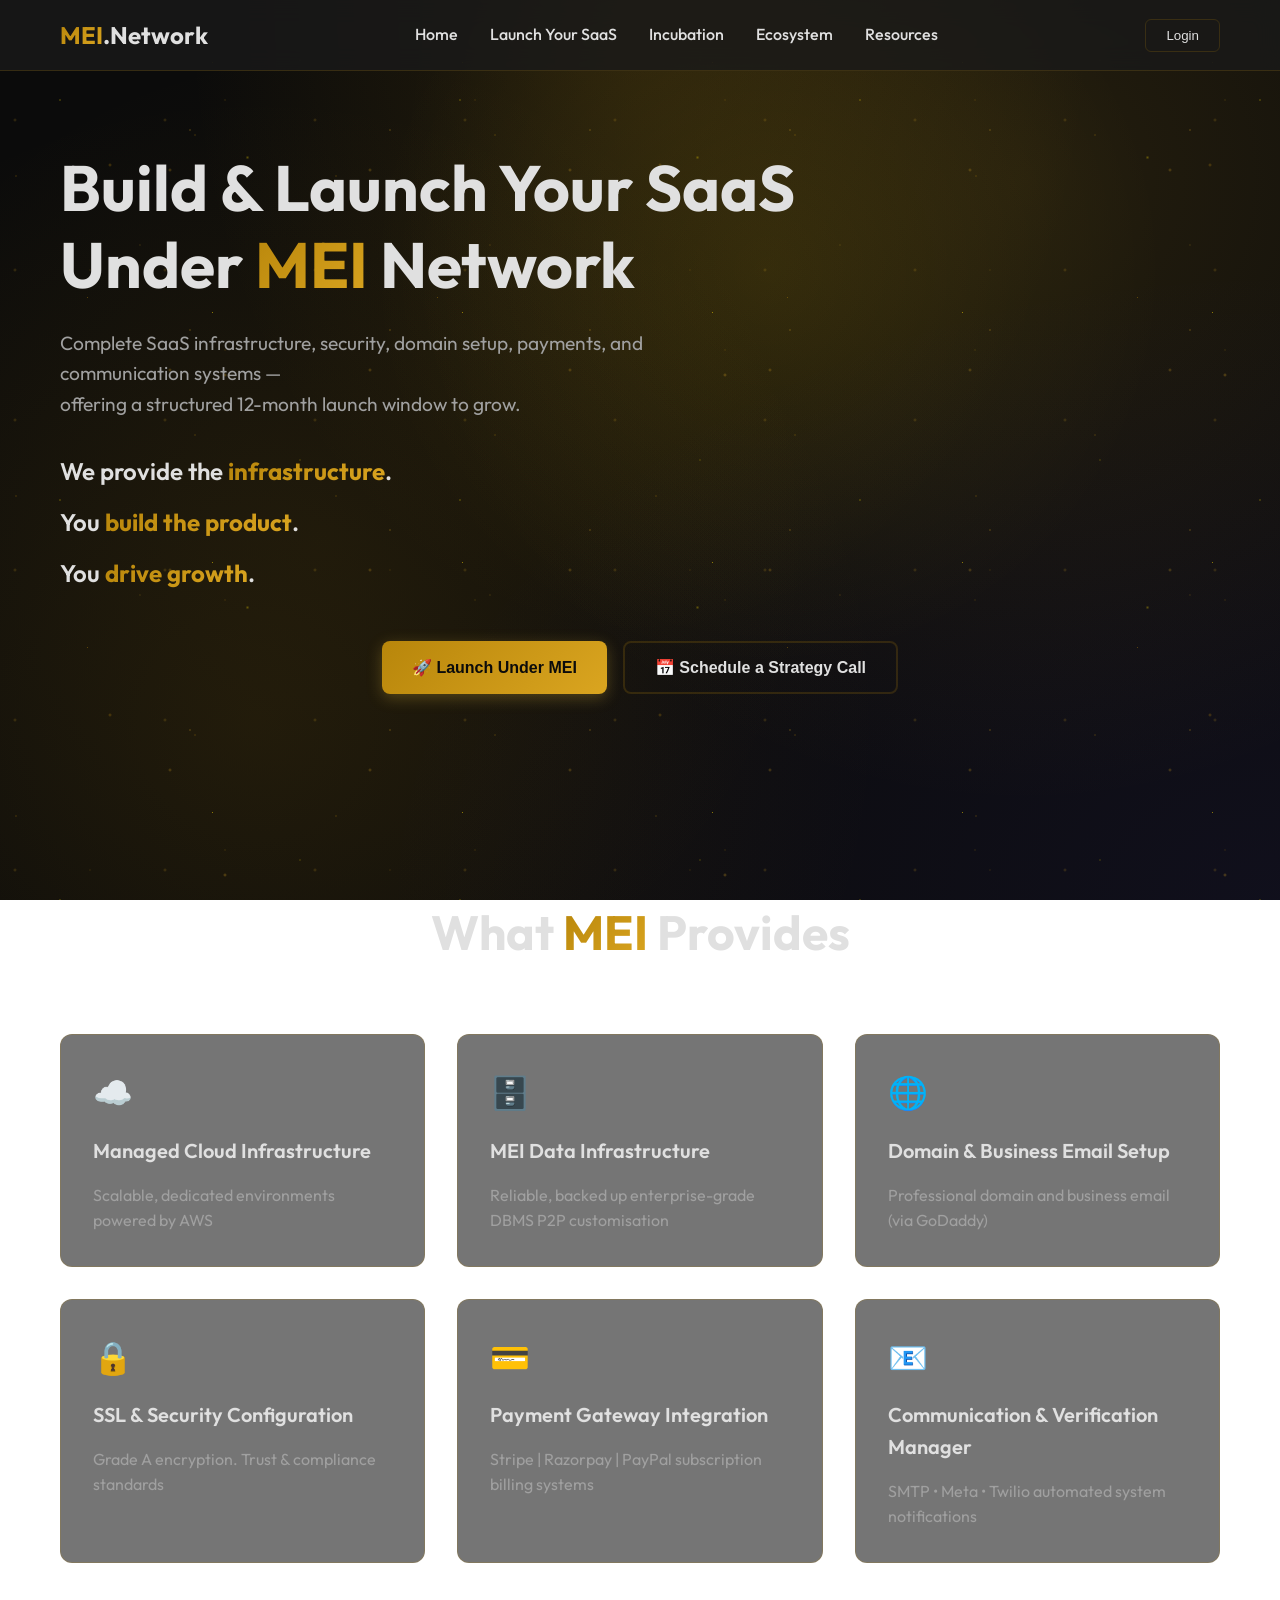
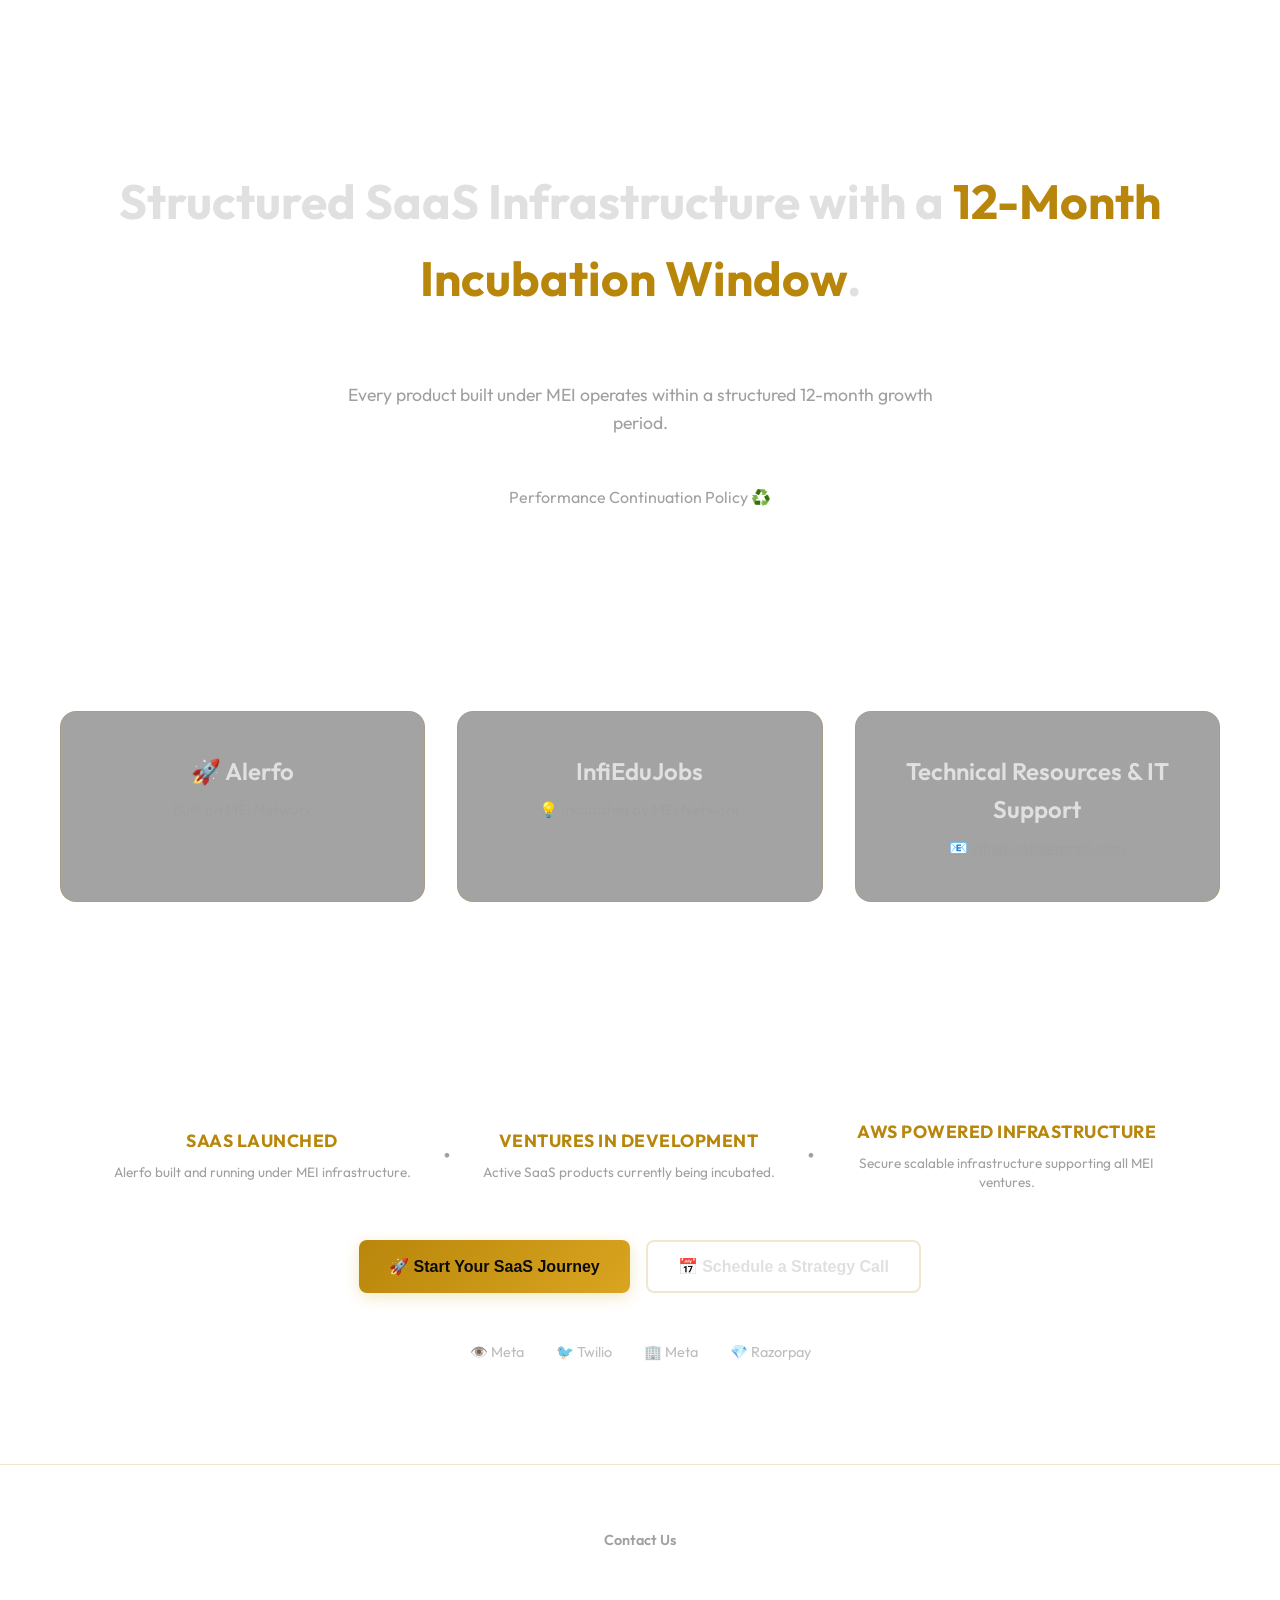
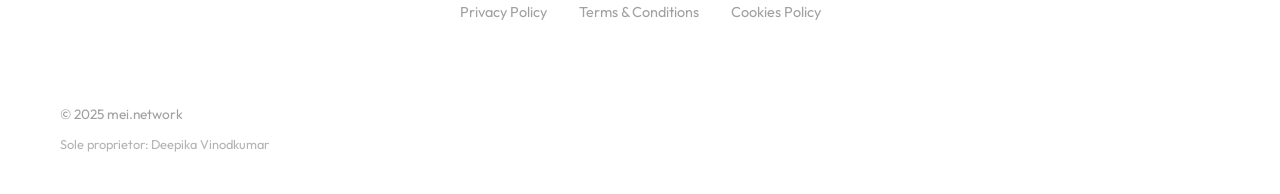
<file: html/index.html>
<!DOCTYPE html>
<html lang="en">

<head>
    <meta charset="UTF-8">
    <meta name="viewport" content="width=device-width, initial-scale=1.0">
    <title>MEI Network - Build & Launch Your SaaS</title>
    <link rel="stylesheet" href="../css/style.css">
    <link rel="preconnect" href="https://fonts.googleapis.com">
    <link rel="preconnect" href="https://fonts.gstatic.com" crossorigin>
</head>
<link
    href="https://fonts.googleapis.com/css2?family=Outfit:wght@300;400;500;600;700&family=Space+Grotesk:wght@300;400;500;600;700&display=swap"
    rel="stylesheet">

<body>
    <!-- Cosmic Background -->
    <div class="cosmic-background"></div>

    <!-- Navigation -->
    <nav class="navbar">
        <div class="nav-container">
            <div class="nav-logo">
                <span class="logo-text">MEI</span><span class="logo-network">.Network</span>
            </div>
            <ul class="nav-menu">
                <li><a href="#home">Home</a></li>
                <li><a href="#launch">Launch Your SaaS</a></li>
                <li><a href="#incubation">Incubation</a></li>
                <li><a href="#ecosystem">Ecosystem</a></li>
                <li><a href="#resources">Resources</a></li>
            </ul>
            <button class="login-btn">Login</button>
        </div>
    </nav>

    <!-- Hero Section -->
    <section class="hero">
        <div class="container">
            <h1 class="hero-title">
                Build & Launch Your SaaS<br>
                Under <span class="mei-highlight">MEI</span> Network
            </h1>
            <p class="hero-subtitle">
                Complete SaaS infrastructure, security, domain setup, payments, and communication systems —<br>
                offering a structured 12-month launch window to grow.
            </p>
            <div class="hero-text">
                <h3 class="hero-line">We provide the <strong>infrastructure</strong>.</h3>
                <h3 class="hero-line">You <strong>build the product</strong>.</h3>
                <h3 class="hero-line">You <strong>drive growth</strong>.</h3>
            </div>
            <div class="hero-cta">
                <button class="cta-primary">🚀 Launch Under MEI</button>
                <button class="cta-secondary">📅 Schedule a Strategy Call</button>
            </div>
        </div>
    </section>

    <!-- Features Section -->
    <section class="features">
        <div class="container">
            <h2 class="section-title">What <span class="mei-highlight">MEI</span> Provides</h2>
            <div class="features-grid">
                <div class="feature-card">
                    <div class="feature-icon">☁️</div>
                    <h3>Managed Cloud Infrastructure</h3>
                    <p>Scalable, dedicated environments powered by AWS</p>
                </div>
                <div class="feature-card">
                    <div class="feature-icon">🗄️</div>
                    <h3>MEI Data Infrastructure</h3>
                    <p>Reliable, backed up enterprise-grade DBMS P2P customisation</p>
                </div>
                <div class="feature-card">
                    <div class="feature-icon">🌐</div>
                    <h3>Domain & Business Email Setup</h3>
                    <p>Professional domain and business email (via GoDaddy)</p>
                </div>
                <div class="feature-card">
                    <div class="feature-icon">🔒</div>
                    <h3>SSL & Security Configuration</h3>
                    <p>Grade A encryption. Trust & compliance standards</p>
                </div>
                <div class="feature-card">
                    <div class="feature-icon">💳</div>
                    <h3>Payment Gateway Integration</h3>
                    <p>Stripe | Razorpay | PayPal subscription billing systems</p>
                </div>
                <div class="feature-card">
                    <div class="feature-icon">📧</div>
                    <h3>Communication & Verification Manager</h3>
                    <p>SMTP • Meta • Twilio automated system notifications</p>
                </div>
            </div>
        </div>
    </section>

    <!-- Launch Window Section -->
    <section class="launch-window">
        <div class="container">
            <h2 class="section-title">Structured SaaS Infrastructure with a <span class="highlight-text">12-Month
                    Incubation Window</span>.</h2>
            <p class="section-subtitle">Every product built under MEI operates within a structured 12-month growth
                period.</p>
            <!-- <div class="process-flow">
                <span class="process-item">We provide the infrastructure.</span>
                <span class="divider">|</span>
                <span class="process-item">You build the product.</span>
                <span class="divider">|</span>
                <span class="process-item">You drive growth.</span>
            </div> -->
            <div class="performance-note">
                <p>Performance Continuation Policy ♻️</p>
            </div>
        </div>
    </section>

    <!-- Product Showcase -->
    <section class="showcase">
        <div class="container">
            <div class="showcase-grid">
                <div class="showcase-card">
                    <div class="card-header">
                        <h3>🚀 Alerfo</h3>
                        <p class="card-subtitle">Built on MEI Network</p>
                    </div>
                </div>
                <div class="showcase-card">
                    <div class="card-header">
                        <h3>InfiEduJobs</h3>
                        <p class="card-subtitle">💡 Incubated by MEI Network</p>
                    </div>
                </div>
                <div class="showcase-card"
                    data-tooltip="Access developers, IT specialists and support resources for your SaaS product through our partner talent network.">
                    <div class="card-header">
                        <h3>Technical Resources & IT Support</h3>
                        <p class="card-subtitle">
                            <a href="mailto:infiedujobs@gmail.com">📧 infiedujobs@gmail.com</a>
                        </p>
                    </div>
                </div>
            </div>
        </div>
    </section>

    <!-- Final CTA Section -->
    <section class="final-cta">
        <div class="container">
            <!-- <h2 class="section-title">
                Structured SaaS Infrastructure with a <span class="highlight-text">12-Month Incubation Window</span>.
            </h2> -->
            <div class="stats">
                <div class="stat-item">
                    <span class="stat-number">SaaS Launched</span>
                    <span class="stat-label">Alerfo built and running under MEI infrastructure.</span>
                </div>
                <span class="stat-divider">•</span>
                <div class="stat-item">
                    <span class="stat-number">Ventures in Development</span>
                    <span class="stat-label">Active SaaS products currently being incubated.</span>
                </div>
                <span class="stat-divider">•</span>
                <div class="stat-item">
                    <span class="stat-number">AWS Powered Infrastructure</span>
                    <span class="stat-label">Secure scalable infrastructure supporting all MEI ventures.</span>
                </div>
            </div>
            <div class="cta-buttons">
                <button class="cta-primary">🚀 Start Your SaaS Journey</button>
                <button class="cta-secondary">📅 Schedule a Strategy Call</button>
            </div>
            <div class="partner-logos">
                <span class="partner-logo">👁️ Meta</span>
                <span class="partner-logo">🐦 Twilio</span>
                <span class="partner-logo">🏢 Meta</span>
                <span class="partner-logo">💎 Razorpay</span>
            </div>
        </div>
    </section>

    <!-- Trusted By Section -->
    <!-- <section class="trusted-by">
        <div class="container">
            <p class="trusted-text">Powered by MEI Network Infrastructure</p>
        </div>
    </section> -->

    <!-- Footer Section -->
    <footer class="footer">
        <div class="container">
            <div class="footer-content">
                <p class="footer-contact"><a href="contact.html" class="footer-link">Contact Us</a></p>

                <div class="footer-links">
                    <a href="#" class="footer-link">Privacy Policy</a>
                    <a href="#" class="footer-link">Terms & Conditions</a>
                    <a href="#" class="footer-link">Cookies Policy</a>
                </div>

                <div class="footer-bottom">
                    <p class="footer-copyright">&copy; 2025 mei.network</p>
                    <p class="footer-proprietor">Sole proprietor: Deepika Vinodkumar</p>
                </div>
            </div>
        </div>
    </footer>
</body>

</html>
</file>
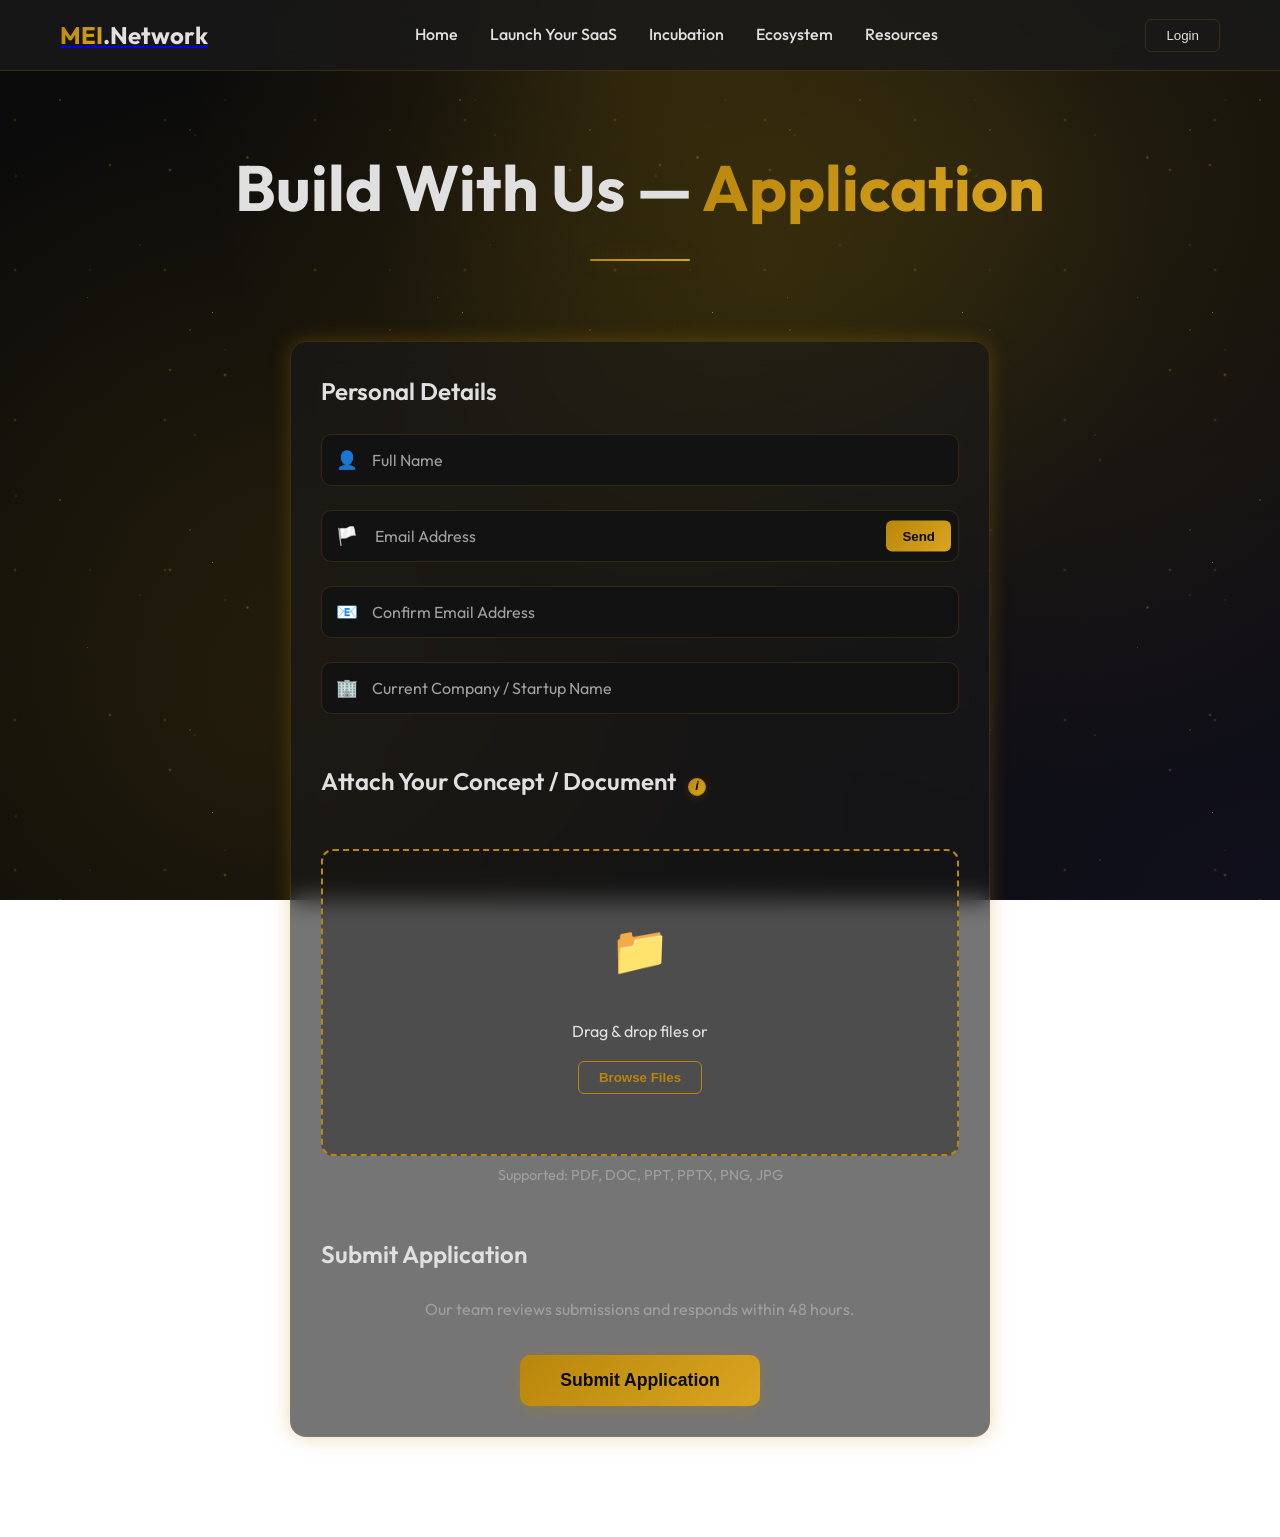
<file: html/contact.html>
<!DOCTYPE html>
<html lang="en">

<head>
    <meta charset="UTF-8">
    <meta name="viewport" content="width=device-width, initial-scale=1.0">
    <title>MEI Network - Application Form</title>
    <link rel="stylesheet" href="../css/style.css">
    <link rel="preconnect" href="https://fonts.googleapis.com">
    <link rel="preconnect" href="https://fonts.gstatic.com" crossorigin>
</head>
<link
    href="https://fonts.googleapis.com/css2?family=Outfit:wght@300;400;500;600;700&family=Space+Grotesk:wght@300;400;500;600;700&display=swap"
    rel="stylesheet">

<body>
    <!-- Cosmic Background -->
    <div class="cosmic-background"></div>

    <!-- Navigation -->
    <nav class="navbar">
        <div class="nav-container">
            <div class="nav-logo">
                <a href="index.html"><span class="logo-text">MEI</span><span class="logo-network">.Network</span></a>
            </div>
            <ul class="nav-menu">
                <li><a href="index.html#home">Home</a></li>
                <li><a href="index.html#launch">Launch Your SaaS</a></li>
                <li><a href="index.html#incubation">Incubation</a></li>
                <li><a href="index.html#ecosystem">Ecosystem</a></li>
                <li><a href="index.html#resources">Resources</a></li>
            </ul>
            <button class="login-btn">Login</button>
        </div>
    </nav>

    <!-- Header Title Section -->
    <section class="contact-header">
        <div class="container">
            <h1 class="contact-title">
                Build With Us — <span class="application-highlight">Application</span>
            </h1>
            <div class="title-divider"></div>
        </div>
    </section>

    <!-- Main Application Form -->
    <section class="application-form">
        <div class="container">
            <div class="form-container">
                
                <!-- Personal Details Section -->
                <div class="form-section">
                    <h2 class="section-heading">Personal Details</h2>
                    
                    <div class="input-group">
                        <div class="input-container">
                            <div class="input-icon">👤</div>
                            <input type="text" id="fullName" placeholder="Full Name" class="form-input" required>
                        </div>
                    </div>

                    <div class="input-group">
                        <div class="input-container">
                            <div class="input-icon">🏳️</div>
                            <input type="email" id="email" placeholder=" Email Address" class="form-input" required>
                            <button type="button" class="send-btn" onclick="showCaptchaModal()">Send</button>
                        </div>
                    </div>

                    <div class="input-group">
                        <div class="input-container">
                            <div class="input-icon">📧</div>
                            <input type="email" id="confirmEmail" placeholder="Confirm Email Address" class="form-input" required>
                        </div>
                    </div>

                    <div class="input-group">
                        <div class="input-container">
                            <div class="input-icon">🏢</div>
                            <input type="text" id="company" placeholder="Current Company / Startup Name" class="form-input">
                        </div>
                    </div>
                </div>

                <!-- File Upload Section -->
                <div class="form-section">
                    <div class="section-heading-container">
                        <h2 class="section-heading">Attach Your Concept / Document</h2>
                        <div class="info-icon-container">
                            <span class="info-icon" id="requirementsInfoIcon"></span>
                            <div class="info-tooltip" id="requirementsTooltip">
                                <div class="tooltip-content">
                                    <h3 class="tooltip-title">Your document should ideally include:</h3>
                                    <ul class="tooltip-list">
                                        <li>Problem your SaaS solves</li>
                                        <li>Target users / customers</li>
                                        <li>Core features required at launch</li>
                                        <li>Business model or monetization idea</li>
                                        <li>Any UI sketches or workflow diagrams</li>
                                        <li>Expected launch timeline</li>
                                    </ul>
                                </div>
                            </div>
                        </div>
                    </div>
                    
                    <div class="upload-section-expanded">
                        <div class="upload-container-expanded">
                            <div class="upload-box-expanded" id="uploadBox">
                                <div class="upload-content" id="uploadContent">
                                    <div class="upload-icon">📁</div>
                                    <p class="upload-text">Drag & drop files or</p>
                                    <button type="button" class="browse-btn">Browse Files</button>
                                    <input type="file" id="fileInput" accept=".pdf,.doc,.docx,.ppt,.pptx,.png,.jpg,.jpeg" multiple style="display: none;">
                                </div>
                                <div class="uploaded-files-list" id="uploadedFilesList" style="display: none;">
                                    <!-- Uploaded files will appear here -->
                                </div>
                                <div class="upload-actions" id="uploadActions" style="display: none;">
                                    <button type="button" class="add-more-btn" onclick="addMoreFiles()">
                                        <span class="add-icon">+</span> Add More Files
                                    </button>
                                    <button type="button" class="cancel-upload-btn" onclick="cancelAllFiles()">
                                        Cancel All
                                    </button>
                                </div>
                            </div>
                            <p class="file-formats">Supported: PDF, DOC, PPT, PPTX, PNG, JPG</p>
                        </div>
                    </div>
                </div>

                <!-- Submit Section -->
                <div class="form-section submit-section">
                    <h2 class="section-heading">Submit Application</h2>
                    <p class="submit-subtitle">Our team reviews submissions and responds within 48 hours.</p>
                    
                    <button type="submit" class="submit-btn" onclick="submitApplication()">
                        Submit Application
                    </button>
                </div>
            </div>
        </div>
    </section>

    <!-- Captcha Modal -->
    <div id="captchaModal" class="modal-overlay">
        <div class="modal-container">
            <div class="modal-header">
                <h3>Verify Email</h3>
                <button type="button" class="modal-close" onclick="closeCaptchaModal()">&times;</button>
            </div>
            <div class="modal-body">
                <p>Please complete the verification to send email confirmation:</p>
                
                <!-- Simple Captcha -->
                <div class="captcha-container">
                    <div class="captcha-question" id="captchaQuestion">5 + 3 = ?</div>
                    <input type="text" id="captchaInput" placeholder="Enter answer" class="captcha-input">
                </div>
            </div>
            <div class="modal-footer">
                <button type="button" class="modal-btn-cancel" onclick="closeCaptchaModal()">Cancel</button>
                <button type="button" class="modal-btn-verify" onclick="verifyCaptcha()">Verify & Send</button>
            </div>
        </div>
    </div>

    <!-- Basic JavaScript for Modal and File Upload -->
    <script>
        // Captcha Modal Functions
        function showCaptchaModal() {
            document.getElementById('captchaModal').style.display = 'flex';
            generateCaptcha();
        }

        function closeCaptchaModal() {
            document.getElementById('captchaModal').style.display = 'none';
            document.getElementById('captchaInput').value = '';
        }

        function generateCaptcha() {
            const num1 = Math.floor(Math.random() * 10) + 1;
            const num2 = Math.floor(Math.random() * 10) + 1;
            const answer = num1 + num2;
            
            document.getElementById('captchaQuestion').textContent = `${num1} + ${num2} = ?`;
            document.getElementById('captchaQuestion').dataset.answer = answer;
        }

        function verifyCaptcha() {
            const userAnswer = parseInt(document.getElementById('captchaInput').value);
            const correctAnswer = parseInt(document.getElementById('captchaQuestion').dataset.answer);
            
            if (userAnswer === correctAnswer) {
                alert('Email verification sent successfully!');
                closeCaptchaModal();
                // Here you would typically trigger the actual email sending process
            } else {
                alert('Incorrect answer. Please try again.');
                generateCaptcha();
                document.getElementById('captchaInput').value = '';
            }
        }

        // Enhanced File Upload Functions
        let uploadedFiles = [];

        const uploadBox = document.getElementById('uploadBox');
        const fileInput = document.getElementById('fileInput');
        const uploadContent = document.getElementById('uploadContent');
        const uploadedFilesList = document.getElementById('uploadedFilesList');
        const uploadActions = document.getElementById('uploadActions');

        // Info icon tooltip functionality
        document.getElementById('requirementsInfoIcon').addEventListener('mouseenter', () => {
            document.getElementById('requirementsTooltip').style.display = 'block';
        });

        document.getElementById('requirementsInfoIcon').addEventListener('mouseleave', () => {
            document.getElementById('requirementsTooltip').style.display = 'none';
        });

        document.querySelector('.browse-btn').addEventListener('click', () => {
            fileInput.click();
        });

        uploadBox.addEventListener('dragover', (e) => {
            e.preventDefault();
            uploadBox.classList.add('dragover');
        });

        uploadBox.addEventListener('dragleave', () => {
            uploadBox.classList.remove('dragover');
        });

        uploadBox.addEventListener('drop', (e) => {
            e.preventDefault();
            uploadBox.classList.remove('dragover');
            const files = e.dataTransfer.files;
            handleFiles(files);
        });

        fileInput.addEventListener('change', (e) => {
            const files = e.target.files;
            handleFiles(files);
        });

        function handleFiles(files) {
            for (let i = 0; i < files.length; i++) {
                uploadedFiles.push({
                    file: files[i],
                    id: Date.now() + i
                });
            }
            updateFileDisplay();
        }

        function updateFileDisplay() {
            if (uploadedFiles.length > 0) {
                uploadContent.style.display = 'none';
                uploadedFilesList.style.display = 'block';
                uploadActions.style.display = 'flex';
                
                uploadedFilesList.innerHTML = uploadedFiles.map(fileObj => `
                    <div class="file-item" data-file-id="${fileObj.id}">
                        <span class="file-icon">📄</span>
                        <span class="file-name">${fileObj.file.name}</span>
                        <span class="file-size">(${(fileObj.file.size / 1024).toFixed(1)} KB)</span>
                        <button type="button" class="remove-file-btn" onclick="removeFile(${fileObj.id})">✕</button>
                    </div>
                `).join('');
            } else {
                uploadContent.style.display = 'flex';
                uploadedFilesList.style.display = 'none';
                uploadActions.style.display = 'none';
            }
        }

        function addMoreFiles() {
            fileInput.click();
        }

        function removeFile(fileId) {
            uploadedFiles = uploadedFiles.filter(fileObj => fileObj.id !== fileId);
            updateFileDisplay();
        }

        function cancelAllFiles() {
            uploadedFiles = [];
            updateFileDisplay();
        }

        function submitApplication() {
            const fullName = document.getElementById('fullName').value;
            const email = document.getElementById('email').value;
            const confirmEmail = document.getElementById('confirmEmail').value;
            
            if (!fullName || !email || !confirmEmail) {
                alert('Please fill in all required fields.');
                return;
            }
            
            if (email !== confirmEmail) {
                alert('Email addresses do not match.');
                return;
            }
            
            alert('Application submitted successfully! We will respond within 48 hours.');
            // Here you would handle the actual form submission
        }

        // Close modal when clicking outside
        window.addEventListener('click', (e) => {
            const modal = document.getElementById('captchaModal');
            if (e.target === modal) {
                closeCaptchaModal();
            }
        });
    </script>
</body>

</html>
</file>
<file: css/style.css>
/* CSS Custom Properties */
:root {
  --primary-dark: #0b0b0b;
  --card-dark: #1a1a1a;
  --text-light: #e0e0e0;
  --text-muted: #a0a0a0;
  --gold-primary: #B8860B;
  --gold-secondary: #DAA520;
  --gold-gradient: linear-gradient(135deg, #B8860B 0%, #DAA520 100%);
  --accent-blue: #4f46e5;
  --success-green: #10b981;
  --border-subtle: rgba(184, 134, 11, 0.2);
  --glow-gold: 0 0 20px rgba(184, 134, 11, 0.3);
  --backdrop-blur: blur(12px);
}

/* Reset and Base Styles */
* {
  margin: 0;
  padding: 0;
  box-sizing: border-box;
}

body {

  font-family: 'Outfit', 'Space Grotesk', -apple-system, BlinkMacSystemFont, sans-serif;
  color: var(--text-light);
  line-height: 1.6;
  overflow-x: hidden;
}

.container {
  max-width: 1200px;
  margin: 0 auto;
  padding: 0 20px;
}

/* Cosmic Background with Golden Glitter */
.cosmic-background {
  position: fixed;
  top: 0;
  left: 0;
  width: 100%;
  height: 100%;
  background:
    radial-gradient(ellipse at top, rgba(184, 134, 11, 0.15) 0%, transparent 50%),
    radial-gradient(ellipse at bottom right, rgba(79, 70, 229, 0.08) 0%, transparent 50%),
    radial-gradient(circle at 20% 80%, rgba(184, 134, 11, 0.1) 0%, transparent 50%),
    radial-gradient(circle at 80% 20%, rgba(218, 165, 32, 0.12) 0%, transparent 50%),
    radial-gradient(circle at 60% 30%, rgba(255, 223, 0, 0.08) 0%, transparent 40%),
    radial-gradient(circle at 25% 60%, rgba(184, 134, 11, 0.06) 0%, transparent 45%);
  background-color: var(--primary-dark);
  z-index: -3;
}

/* Base Glitter Layer */
.cosmic-background::before {
  content: '';
  position: absolute;
  top: 0;
  left: 0;
  width: 100%;
  height: 100%;
  background-image:
    radial-gradient(2px 2px at 20% 30%, rgba(184, 134, 11, 0.4), transparent),
    radial-gradient(1px 1px at 40% 70%, rgba(218, 165, 32, 0.3), transparent),
    radial-gradient(1px 1px at 90% 40%, rgba(184, 134, 11, 0.35), transparent),
    radial-gradient(2px 2px at 10% 80%, rgba(218, 165, 32, 0.25), transparent),
    radial-gradient(1px 1px at 75% 15%, rgba(255, 223, 0, 0.4), transparent),
    radial-gradient(1px 1px at 30% 90%, rgba(184, 134, 11, 0.3), transparent),
    radial-gradient(2px 2px at 85% 85%, rgba(218, 165, 32, 0.35), transparent);
  background-size: 550px 550px, 350px 350px, 250px 250px, 150px 150px, 400px 400px, 300px 300px, 200px 200px;
  animation: float 20s ease-in-out infinite;
  z-index: -2;
}

/* Enhanced Shimmer Layer */
.cosmic-background::after {
  content: '';
  position: absolute;
  top: 0;
  left: 0;
  width: 100%;
  height: 100%;
  background-image:
    radial-gradient(1px 1px at 15% 25%, rgba(255, 223, 0, 0.6), transparent),
    radial-gradient(1px 1px at 65% 45%, rgba(184, 134, 11, 0.5), transparent),
    radial-gradient(2px 2px at 45% 75%, rgba(218, 165, 32, 0.4), transparent),
    radial-gradient(1px 1px at 85% 25%, rgba(255, 215, 0, 0.5), transparent),
    radial-gradient(1px 1px at 25% 85%, rgba(184, 134, 11, 0.4), transparent),
    radial-gradient(1px 1px at 95% 65%, rgba(218, 165, 32, 0.6), transparent),
    radial-gradient(2px 2px at 55% 35%, rgba(255, 223, 0, 0.3), transparent),
    radial-gradient(1px 1px at 5% 55%, rgba(184, 134, 11, 0.5), transparent);
  background-size: 400px 400px, 300px 300px, 500px 500px, 250px 250px, 350px 350px, 200px 200px, 450px 450px, 320px 320px;
  animation: shimmer 15s ease-in-out infinite, twinkle 8s ease-in-out infinite;
  z-index: -1;
}

@keyframes float {

  0%,
  100% {
    transform: translateY(0px) rotate(0deg);
  }

  50% {
    transform: translateY(-20px) rotate(1deg);
  }
}

@keyframes shimmer {

  0%,
  100% {
    opacity: 0.8;
    transform: translateX(0px) translateY(0px) scale(1);
  }

  50% {
    opacity: 1;
    transform: translateX(10px) translateY(-15px) scale(1.1);
  }
}

@keyframes twinkle {

  0%,
  100% {
    opacity: 0.6;
    filter: brightness(1);
  }

  25% {
    opacity: 1;
    filter: brightness(1.3);
  }

  75% {
    opacity: 0.8;
    filter: brightness(1.1);
  }
}

/* Navigation */
.navbar {
  position: fixed;
  top: 0;
  left: 0;
  right: 0;
  background: rgba(26, 26, 26, 0.8);
  backdrop-filter: var(--backdrop-blur);
  border-bottom: 1px solid var(--border-subtle);
  z-index: 1000;
  transition: all 0.3s ease;
}

.nav-container {
  max-width: 1200px;
  margin: 0 auto;
  padding: 0 20px;
  display: flex;
  justify-content: space-between;
  align-items: center;
  height: 70px;
}

.nav-logo {
  font-size: 1.5rem;
  font-weight: 700;
}

.logo-text {
  background: var(--gold-gradient);
  -webkit-background-clip: text;
  -webkit-text-fill-color: transparent;
  background-clip: text;
}

.logo-network {
  color: var(--text-light);
}

.nav-menu {
  display: flex;
  list-style: none;
  align-items: center;
  gap: 2rem;
}

.nav-menu a {
  color: var(--text-light);
  text-decoration: none;
  font-weight: 500;
  transition: all 0.3s ease;
  position: relative;
}

.nav-menu a:hover {
  color: var(--gold-primary);
}

.nav-menu a::after {
  content: '';
  position: absolute;
  bottom: -5px;
  left: 0;
  width: 0;
  height: 2px;
  background: var(--gold-gradient);
  transition: width 0.3s ease;
}

.nav-menu a:hover::after {
  width: 100%;
}

.login-btn {
  background: transparent;
  border: 1px solid var(--border-subtle);
  color: var(--text-light);
  padding: 8px 20px;
  border-radius: 6px;
  font-weight: 500;
  cursor: pointer;
  transition: all 0.3s ease;
}

.login-btn:hover {
  background: var(--gold-gradient);
  color: var(--primary-dark);
  box-shadow: var(--glow-gold);
}

/* Hero Section */
.hero {
  padding: 150px 0 100px;
  text-align: left;
  position: relative;
}

.hero-title {
  font-size: clamp(2.5rem, 5vw, 4rem);
  font-weight: 700;
  margin-bottom: 1.5rem;
  line-height: 1.2;
  text-align: left;

}

.mei-highlight {
  background: var(--gold-gradient);
  -webkit-background-clip: text;
  -webkit-text-fill-color: transparent;
  background-clip: text;
  position: relative;
}

.hero-subtitle {
  font-size: 1.2rem;
  color: var(--text-muted);
  margin-bottom: 2rem;
  max-width: 600px;
  /* margin-left: auto; */
  margin-right: auto;
  text-align: left;
}

.hero-text {
  margin: 2rem 0;
}

.hero-line {
  font-size: 1.5rem;
  margin: 0.8rem 0;
  color: var(--text-light);
  font-weight: 600;
}

.hero-text strong {
  background: var(--gold-gradient);
  -webkit-background-clip: text;
  -webkit-text-fill-color: transparent;
  background-clip: text;
  font-weight: 700;
}

.hero-cta {
  display: flex;
  gap: 1rem;
  justify-content: center;
  margin-top: 3rem;
  flex-wrap: wrap;
}

/* Buttons */
.cta-primary,
.cta-secondary {
  padding: 15px 30px;
  border-radius: 8px;
  font-size: 1rem;
  font-weight: 600;
  cursor: pointer;
  transition: all 0.3s ease;
  border: none;
  text-decoration: none;
  display: inline-block;
}

.cta-primary {
  background: var(--gold-gradient);
  color: var(--primary-dark);
  box-shadow: 0 4px 15px rgba(212, 175, 55, 0.3);
}

.cta-primary:hover {
  transform: translateY(-2px);
  box-shadow: 0 8px 25px rgba(212, 175, 55, 0.4);
}

.cta-secondary {
  background: transparent;
  color: var(--text-light);
  border: 2px solid var(--border-subtle);
}

.cta-secondary:hover {
  background: rgba(212, 175, 55, 0.1);
  border-color: var(--gold-primary);
  transform: translateY(-2px);
}

/* Features Section */
.features {
  padding: 100px 0;
}

.section-title {
  font-size: clamp(2rem, 4vw, 3rem);
  font-weight: 700;
  text-align: center;
  margin-bottom: 4rem;
}

.highlight-text {
  color: var(--gold-primary);
}

.features-grid {
  display: grid;
  grid-template-columns: repeat(auto-fit, minmax(350px, 1fr));
  gap: 2rem;
  margin-top: 4rem;
}

.feature-card {
  background: rgba(26, 26, 26, 0.6);
  padding: 2rem;
  border-radius: 12px;
  border: 1px solid var(--border-subtle);
  transition: all 0.3s ease;
  backdrop-filter: var(--backdrop-blur);
}

.feature-card:hover {
  transform: translateY(-5px);
  box-shadow: var(--glow-gold);
  border-color: var(--gold-primary);
}

.feature-icon {
  font-size: 2rem;
  margin-bottom: 1rem;
}

.feature-card h3 {
  font-size: 1.25rem;
  font-weight: 600;
  margin-bottom: 1rem;
  color: var(--text-light);
}

.feature-card p {
  color: var(--text-muted);
  line-height: 1.6;
}

/* Launch Window Section */
.launch-window {
  padding: 100px 0;
  text-align: center;
}

.section-subtitle {
  font-size: 1.1rem;
  color: var(--text-muted);
  margin-bottom: 3rem;
  max-width: 600px;
  margin-left: auto;
  margin-right: auto;
}

.process-flow {
  display: flex;
  align-items: center;
  justify-content: center;
  flex-wrap: wrap;
  gap: 1rem;
  margin: 3rem 0;
}

.process-item {
  color: var(--text-light);
  font-weight: 500;
  font-size: 1.1rem;
}

.divider {
  color: var(--gold-primary);
  font-size: 1.2rem;
  font-weight: bold;
}

.performance-note {
  margin-top: 2rem;
}

.performance-note p {
  color: var(--text-muted);
  font-size: 1rem;
}

/* Showcase Section */
.showcase {
  padding: 100px 0;
}

.showcase-grid {
  display: grid;
  grid-template-columns: repeat(auto-fit, minmax(300px, 1fr));
  gap: 2rem;
}

.showcase-card {
  background: rgba(26, 26, 26, 0.4);
  padding: 2.5rem;
  border-radius: 16px;
  border: 1px solid var(--border-subtle);
  backdrop-filter: var(--backdrop-blur);
  transition: all 0.3s ease;
  text-align: center;
}

.showcase-card:hover {
  transform: translateY(-8px);
  box-shadow: 0 20px 40px rgba(212, 175, 55, 0.2);
  border-color: var(--gold-primary);
}

.card-header h3 {
  font-size: 1.5rem;
  font-weight: 600;
  margin-bottom: 0.5rem;
  color: var(--text-light);
}

.card-subtitle {
  color: var(--text-muted);
  font-size: 0.95rem;
}

/* Tooltip Styles */
.showcase-card[data-tooltip] {
  position: relative;
}

.showcase-card[data-tooltip]:hover::before {
  content: attr(data-tooltip);
  position: absolute;
  bottom: 100%;
  left: 50%;
  transform: translateX(-50%) translateY(-10px);
  background: rgba(26, 26, 26, 0.95);
  color: var(--text-light);
  padding: 1rem 1.5rem;
  border-radius: 12px;
  border: 1px solid var(--border-subtle);
  backdrop-filter: var(--backdrop-blur);
  box-shadow: 0 10px 30px rgba(0, 0, 0, 0.3);
  font-size: 0.9rem;
  line-height: 1.5;
  max-width: 280px;
  white-space: normal;
  text-align: center;
  z-index: 1000;
  opacity: 0;
  visibility: hidden;
  transition: all 0.3s ease;
  pointer-events: none;
}

.showcase-card[data-tooltip]:hover::before {
  opacity: 1;
  visibility: visible;
  transform: translateX(-50%) translateY(-5px);
}

/* Tooltip Arrow */
.showcase-card[data-tooltip]:hover::after {
  content: '';
  position: absolute;
  bottom: 100%;
  left: 50%;
  transform: translateX(-50%) translateY(5px);
  width: 0;
  height: 0;
  border-left: 8px solid transparent;
  border-right: 8px solid transparent;
  border-top: 8px solid rgba(26, 26, 26, 0.95);
  z-index: 1001;
  opacity: 0;
  visibility: hidden;
  transition: all 0.3s ease;
}

.showcase-card[data-tooltip]:hover::after {
  opacity: 1;
  visibility: visible;
  transform: translateX(-50%) translateY(0px);
}

.card-subtitle a {
  text-decoration: underline;
  color: inherit;
}

/* Final CTA Section */
.final-cta {
  padding: 100px 0;
  text-align: center;
}

.stats {
  display: flex;
  justify-content: center;
  align-items: center;
  gap: 2rem;
  margin: 1rem 0;
  flex-wrap: wrap;
}

.stat-item {
  display: flex;
  flex-direction: column;
  align-items: center;
  text-align: center;
  max-width: 320px;
}

.stat-number {
  font-size: 1.1rem;
  font-weight: 700;
  color: var(--gold-primary);
  margin-bottom: 0.5rem;
  text-transform: uppercase;
  letter-spacing: 0.5px;
}

.stat-label {
  font-size: 0.85rem;
  color: var(--text-muted);
  line-height: 1.4;
  margin-top: 0;
}

.stat-divider {
  color: var(--text-muted);
  font-size: 1.5rem;
}

.cta-buttons {
  display: flex;
  gap: 1rem;
  justify-content: center;
  margin: 3rem 0;
  flex-wrap: wrap;
}

.partner-logos {
  display: flex;
  justify-content: center;
  gap: 2rem;
  margin-top: 3rem;
  flex-wrap: wrap;
}

.partner-logo {
  color: var(--text-muted);
  font-size: 0.9rem;
  opacity: 0.7;
  transition: opacity 0.3s ease;
}

.partner-logo:hover {
  opacity: 1;
  color: var(--gold-primary);
}

/* Trusted By Section */
/* .trusted-by {
  padding: 50px 0;
  text-align: center;
  border-top: 1px solid var(--border-subtle);
} */

/* .trusted-text {
  color: var(--text-muted);
  font-size: 0.95rem;
} */

/* Responsive Design */
@media (max-width: 768px) {
  .nav-menu {
    display: none;
  }

  .hero {
    padding: 120px 0 80px;
  }

  .hero-cta {
    flex-direction: column;
    align-items: center;
  }

  .cta-primary,
  .cta-secondary {
    width: 100%;
    max-width: 280px;
  }

  .features-grid {
    grid-template-columns: 1fr;
  }

  .showcase-grid {
    grid-template-columns: 1fr;
  }

  .stats {
    flex-direction: column;
    gap: 1rem;
  }

  .process-flow {
    flex-direction: column;
    gap: 1rem;
  }

  .divider {
    transform: rotate(90deg);
  }

  .partner-logos {
    flex-direction: column;
    align-items: center;
    gap: 1rem;
  }
}

@media (max-width: 480px) {
  .container {
    padding: 0 15px;
  }

  .feature-card {
    padding: 1.5rem;
  }

  .showcase-card {
    padding: 2rem;
  }
}

/* Footer Section */
.footer {
  background-color: transparent;
  border-top: 1px solid var(--border-subtle);
  padding: 60px 0 40px;
  text-align: center;
  position: relative;
  z-index: 1;
}

.footer-content {
  display: flex;
  flex-direction: column;
  align-items: center;
  gap: 2rem;
  width: 100%;
}

.footer-contact {
  font-size: 1.1rem;
  color: var(--text-light);
  font-weight: 600;
  margin-bottom: 1rem;
}

.footer-links {
  display: flex;
  gap: 2rem;
  flex-wrap: wrap;
  justify-content: center;
}

.footer-link {
  color: var(--text-muted);
  text-decoration: none;
  font-size: 0.9rem;
  transition: color 0.3s ease;
  position: relative;
}

.footer-link:hover {
  color: var(--gold-primary);
}

.footer-link::after {
  content: '';
  position: absolute;
  width: 0;
  height: 1px;
  bottom: -3px;
  left: 50%;
  background-color: var(--gold-primary);
  transition: all 0.3s ease;
}

.footer-link:hover::after {
  width: 100%;
  left: 0;
}

.footer-bottom {
  display: flex;
  flex-direction: column;
  align-items: flex-start;
  gap: 0.5rem;
  margin-top: 1rem;
  padding-top: 2rem;
  /* border-top: 1px solid rgba(184, 134, 11, 0.1); */
  width: 100%;
}

.footer-copyright {
  color: var(--text-muted);
  font-size: 0.85rem;
}

.footer-proprietor {
  color: var(--text-muted);
  font-size: 0.8rem;
  opacity: 0.8;
}

/* Footer Responsive */
@media (max-width: 768px) {
  .footer {
    padding: 40px 0 30px;
  }

  .footer-links {
    flex-direction: column;
    gap: 1rem;
  }

  .footer-content {
    gap: 1.5rem;
  }
}

/* ===== CONTACT/APPLICATION PAGE STYLES ===== */

/* Contact Header Section */
.contact-header {
  padding: 150px 0 80px;
  text-align: center;
  position: relative;
  z-index: 1;
}

.contact-title {
  font-size: clamp(2.5rem, 5vw, 4rem);
  font-weight: 700;
  line-height: 1.2;
  margin-bottom: 2rem;
  color: var(--text-light);
}

.application-highlight {
  background: var(--gold-gradient);
  -webkit-background-clip: text;
  -webkit-text-fill-color: transparent;
  background-clip: text;
}

.title-divider {
  width: 100px;
  height: 2px;
  background: var(--gold-gradient);
  margin: 0 auto;
  border-radius: 2px;
  box-shadow: var(--glow-gold);
}

/* Application Form Section */
.application-form {
  padding: 0 0 100px;
  position: relative;
  z-index: 1;
}

.form-container {
  max-width: 700px;
  margin: 0 auto;
  background: rgba(26, 26, 26, 0.6);
  backdrop-filter: var(--backdrop-blur);
  border: 1px solid var(--border-subtle);
  border-radius: 16px;
  padding: 30px;
  box-shadow: var(--glow-gold);
  transition: all 0.3s ease;
}

.form-container:hover {
  border-color: var(--gold-primary);
  box-shadow: 0 0 30px rgba(184, 134, 11, 0.4);
}

/* Form Sections */
.form-section {
  margin-bottom: 3rem;
}

.form-section:last-child {
  margin-bottom: 0;
}

.section-heading {
  font-size: 1.5rem;
  font-weight: 600;
  color: var(--text-light);
  margin-bottom: 1.5rem;
  text-align: left;
}

/* Input Styles */
.input-group {
  margin-bottom: 1.5rem;
}

.input-container {
  position: relative;
  display: flex;
  align-items: center;
}

.input-icon {
  position: absolute;
  left: 15px;
  z-index: 2;
  font-size: 1.1rem;
  color: var(--gold-primary);
}

.form-input {
  width: 100%;
  padding: 15px 15px 15px 50px;
  background: #121212;
  border: 1px solid var(--border-subtle);
  border-radius: 10px;
  color: var(--text-light);
  font-size: 1rem;
  font-family: inherit;
  transition: all 0.3s ease;
}

.form-input:focus {
  outline: none;
  border-color: var(--gold-primary);
  box-shadow: var(--glow-gold);
  background: rgba(18, 18, 18, 0.9);
}

.form-input::placeholder {
  color: var(--text-muted);
}

/* Send Button */
.send-btn {
  position: absolute;
  right: 8px;
  top: 50%;
  transform: translateY(-50%);
  background: var(--gold-gradient);
  color: var(--primary-dark);
  border: none;
  padding: 8px 16px;
  border-radius: 6px;
  font-weight: 600;
  cursor: pointer;
  transition: all 0.3s ease;
  z-index: 2;
}

.send-btn:hover {
  transform: translateY(-50%) translateY(-2px);
  box-shadow: 0 4px 15px rgba(184, 134, 11, 0.4);
}

/* File Upload Section */
.upload-section {
  display: flex;
  gap: 2rem;
  align-items: flex-start;
}

.upload-container {
  flex: 1;
}

.upload-box {
  border: 2px dashed var(--gold-primary);
  border-radius: 10px;
  padding: 40px 20px;
  text-align: center;
  cursor: pointer;
  transition: all 0.3s ease;
  background: rgba(18, 18, 18, 0.4);
}

.upload-box:hover,
.upload-box.dragover {
  border-color: var(--gold-secondary);
  background: rgba(18, 18, 18, 0.6);
  box-shadow: 0 0 20px rgba(184, 134, 11, 0.2);
}

.upload-content {
  display: flex;
  flex-direction: column;
  align-items: center;
  gap: 1rem;
}

.upload-text {
  color: var(--text-light);
  font-size: 1rem;
  margin: 0;
}

.browse-btn {
  background: transparent;
  color: var(--gold-primary);
  border: 1px solid var(--gold-primary);
  padding: 8px 20px;
  border-radius: 6px;
  font-weight: 600;
  cursor: pointer;
  transition: all 0.3s ease;
}

.browse-btn:hover {
  background: var(--gold-primary);
  color: var(--primary-dark);
}

.file-formats {
  color: var(--text-muted);
  font-size: 0.9rem;
  margin-top: 0.5rem;
  text-align: center;
}

.uploaded-files {
  color: var(--success-green);
  font-weight: 500;
  margin: 0;
}

/* Requirements Tooltip */
.requirements-tooltip {
  flex: 0 0 250px;
  position: relative;
}

.tooltip-content {
  background: rgba(26, 26, 26, 0.8);
  backdrop-filter: var(--backdrop-blur);
  border: 1px solid var(--border-subtle);
  border-radius: 12px;
  padding: 20px;
  box-shadow: 0 8px 25px rgba(0, 0, 0, 0.3);
}

.tooltip-title {
  color: var(--text-light);
  font-size: 1rem;
  font-weight: 600;
  margin-bottom: 1rem;
}

.tooltip-list {
  list-style: none;
  padding: 0;
  margin: 0;
}

.tooltip-list li {
  color: var(--text-muted);
  font-size: 0.9rem;
  margin-bottom: 0.5rem;
  position: relative;
  padding-left: 15px;
}

.tooltip-list li::before {
  content: '•';
  color: var(--gold-primary);
  position: absolute;
  left: 0;
  font-weight: bold;
}

/* Submit Section */
.submit-section {
  text-align: center;
}

.submit-subtitle {
  color: var(--text-muted);
  margin-bottom: 2rem;
  font-size: 1rem;
}

.submit-btn {
  background: var(--gold-gradient);
  color: var(--primary-dark);
  border: none;
  padding: 15px 40px;
  border-radius: 10px;
  font-size: 1.1rem;
  font-weight: 600;
  cursor: pointer;
  transition: all 0.3s ease;
  box-shadow: 0 4px 15px rgba(184, 134, 11, 0.3);
}

.submit-btn:hover {
  transform: translateY(-2px);
  box-shadow: 0 8px 25px rgba(184, 134, 11, 0.4);
}

/* Captcha Modal */
.modal-overlay {
  display: none;
  position: fixed;
  top: 0;
  left: 0;
  width: 100%;
  height: 100%;
  background: rgba(0, 0, 0, 0.7);
  backdrop-filter: blur(8px);
  z-index: 2000;
  justify-content: center;
  align-items: center;
}

.modal-container {
  background: rgba(26, 26, 26, 0.9);
  backdrop-filter: var(--backdrop-blur);
  border: 1px solid var(--border-subtle);
  border-radius: 16px;
  padding: 0;
  max-width: 400px;
  width: 90%;
  box-shadow: 0 20px 40px rgba(0, 0, 0, 0.5);
  animation: modalSlideIn 0.3s ease-out;
}

@keyframes modalSlideIn {
  from {
    opacity: 0;
    transform: scale(0.9) translateY(-20px);
  }

  to {
    opacity: 1;
    transform: scale(1) translateY(0);
  }
}

.modal-header {
  padding: 20px 25px;
  border-bottom: 1px solid var(--border-subtle);
  display: flex;
  justify-content: space-between;
  align-items: center;
}

.modal-header h3 {
  color: var(--text-light);
  font-size: 1.2rem;
  font-weight: 600;
  margin: 0;
}

.modal-close {
  background: none;
  border: none;
  color: var(--text-muted);
  font-size: 1.5rem;
  cursor: pointer;
  transition: color 0.3s ease;
  padding: 0;
  width: 30px;
  height: 30px;
  display: flex;
  align-items: center;
  justify-content: center;
}

.modal-close:hover {
  color: var(--text-light);
}

.modal-body {
  padding: 25px;
}

.modal-body p {
  color: var(--text-light);
  margin-bottom: 1.5rem;
  font-size: 1rem;
}

.captcha-container {
  display: flex;
  flex-direction: column;
  gap: 1rem;
}

.captcha-question {
  background: rgba(18, 18, 18, 0.6);
  border: 1px solid var(--border-subtle);
  border-radius: 8px;
  padding: 15px;
  text-align: center;
  color: var(--text-light);
  font-size: 1.2rem;
  font-weight: 600;
}

.captcha-input {
  padding: 12px 15px;
  background: #121212;
  border: 1px solid var(--border-subtle);
  border-radius: 8px;
  color: var(--text-light);
  font-size: 1rem;
  font-family: inherit;
  transition: all 0.3s ease;
}

.captcha-input:focus {
  outline: none;
  border-color: var(--gold-primary);
  box-shadow: 0 0 10px rgba(184, 134, 11, 0.2);
}

.modal-footer {
  padding: 20px 25px;
  border-top: 1px solid var(--border-subtle);
  display: flex;
  gap: 1rem;
  justify-content: flex-end;
}

.modal-btn-cancel {
  background: transparent;
  color: var(--text-muted);
  border: 1px solid var(--border-subtle);
  padding: 10px 20px;
  border-radius: 8px;
  cursor: pointer;
  transition: all 0.3s ease;
}

.modal-btn-cancel:hover {
  color: var(--text-light);
  border-color: var(--text-muted);
}

.modal-btn-verify {
  background: var(--gold-gradient);
  color: var(--primary-dark);
  border: none;
  padding: 10px 20px;
  border-radius: 8px;
  font-weight: 600;
  cursor: pointer;
  transition: all 0.3s ease;
}

.modal-btn-verify:hover {
  transform: translateY(-1px);
  box-shadow: 0 4px 15px rgba(184, 134, 11, 0.3);
}

/* Contact Page Responsive Design */
@media (max-width: 768px) {
  .contact-header {
    padding: 120px 0 60px;
  }

  .form-container {
    margin: 0 15px;
    padding: 25px;
  }

  .upload-section {
    flex-direction: column;
    gap: 1.5rem;
  }

  .requirements-tooltip {
    flex: none;
  }

  .modal-container {
    margin: 20px;
  }

  .modal-footer {
    flex-direction: column;
    gap: 0.5rem;
  }

  .modal-footer button {
    width: 100%;
  }
}

@media (max-width: 480px) {
  .contact-title {
    font-size: clamp(2rem, 8vw, 3rem);
  }

  .form-container {
    padding: 20px;
  }

  .input-container {
    flex-direction: column;
  }

  .send-btn {
    position: static;
    transform: none;
    margin-top: 10px;
    width: 100%;
  }

  .upload-box {
    padding: 30px 15px;
  }
}

/* Enhanced Upload Section Styles */
.section-heading-container {
  display: flex;
  align-items: baseline;
  gap: 0.75rem;
  margin-bottom: 1.5rem;
}

.info-icon-container {
  position: relative;
  display: inline-flex;
  align-items: center;
}

.info-icon {
  background: var(--gold-gradient);
  color: var(--primary-dark);
  font-size: 0.8rem;
  font-weight: 600;
  cursor: pointer;
  transition: all 0.3s ease;
  display: inline-flex;
  align-items: center;
  justify-content: center;
  width: 18px;
  height: 18px;
  border-radius: 50%;
  border: 1px solid var(--gold-primary);
  box-shadow: 0 2px 8px rgba(184, 134, 11, 0.2);
  font-family: -apple-system, BlinkMacSystemFont, 'Segoe UI', sans-serif;
  line-height: 1;
}

.info-icon::before {
  content: 'i';
  font-style: italic;
}

.info-icon:hover {
  background-color: var(--gold-secondary);
  border-color: var(--gold-primary);
  transform: scale(1.1);
  box-shadow: 0 4px 12px rgba(184, 134, 11, 0.04);
}

.info-tooltip {
  display: none;
  position: absolute;
  top: 25px;
  left: -200px;
  z-index: 100;
  width: 280px;
}

.upload-section-expanded {
  width: 100%;
}

.upload-container-expanded {
  width: 100%;
}

.upload-box-expanded {
  border: 2px dashed var(--gold-primary);
  border-radius: 12px;
  padding: 60px 30px;
  text-align: center;
  cursor: pointer;
  transition: all 0.3s ease;
  background: rgba(18, 18, 18, 0.4);
  min-height: 200px;
  display: flex;
  flex-direction: column;
  justify-content: center;
  align-items: center;
}

.upload-box-expanded:hover,
.upload-box-expanded.dragover {
  border-color: var(--gold-secondary);
  background: rgba(18, 18, 18, 0.6);
  box-shadow: 0 0 20px rgba(184, 134, 11, 0.2);
}

.upload-icon {
  font-size: 3rem;
  margin-bottom: 1rem;
  color: var(--gold-primary);
}

.uploaded-files-list {
  display: flex;
  flex-direction: column;
  gap: 0.75rem;
  margin: 1rem 0;
}

.file-item {
  display: flex;
  align-items: center;
  gap: 0.5rem;
  background: rgba(26, 26, 26, 0.8);
  padding: 12px 16px;
  border-radius: 8px;
  border: 1px solid var(--border-subtle);
}

.file-icon {
  color: var(--gold-primary);
  font-size: 1.1rem;
}

.file-name {
  color: var(--text-light);
  font-weight: 500;
  flex: 1;
  word-break: break-word;
}

.file-size {
  color: var(--text-muted);
  font-size: 0.9rem;
}

.remove-file-btn {
  background: none;
  border: none;
  color: var(--text-muted);
  cursor: pointer;
  padding: 4px;
  border-radius: 50%;
  transition: all 0.3s ease;
  font-size: 1rem;
}

.remove-file-btn:hover {
  background: rgba(255, 0, 0, 0.1);
  color: #ff4444;
}

.upload-actions {
  display: flex;
  gap: 1rem;
  justify-content: center;
  margin-top: 1rem;
}

.add-more-btn {
  display: flex;
  align-items: center;
  gap: 0.5rem;
  background: var(--gold-gradient);
  color: var(--primary-dark);
  border: none;
  padding: 10px 20px;
  border-radius: 8px;
  font-weight: 600;
  cursor: pointer;
  transition: all 0.3s ease;
}

.add-more-btn:hover {
  transform: translateY(-1px);
  box-shadow: 0 4px 15px rgba(184, 134, 11, 0.3);
}

.add-icon {
  font-size: 1.2rem;
  font-weight: bold;
}

.cancel-upload-btn {
  background: transparent;
  color: var(--text-muted);
  border: 1px solid var(--border-subtle);
  padding: 10px 20px;
  border-radius: 8px;
  cursor: pointer;
  transition: all 0.3s ease;
}

.cancel-upload-btn:hover {
  color: #ff4444;
  border-color: rgba(255, 68, 68, 0.3);
  background: rgba(255, 68, 68, 0.1);
}

/* Enhanced Upload Mobile Responsive */
@media (max-width: 768px) {
  .info-tooltip {
    left: -150px;
    width: 250px;
  }

  .upload-box-expanded {
    padding: 40px 20px;
    min-height: 160px;
  }

  .upload-actions {
    flex-direction: column;
    gap: 0.5rem;
  }

  .upload-actions button {
    width: 100%;
  }
}

@media (max-width: 480px) {
  .section-heading-container {
    flex-direction: column;
    align-items: flex-start;
    gap: 0.5rem;
  }

  .info-tooltip {
    left: 0;
    width: 220px;
  }

  .upload-box-expanded {
    padding: 30px 15px;
  }

  .file-item {
    flex-wrap: wrap;
    gap: 0.25rem;
  }

  .file-size {
    flex-basis: 100%;
    margin-left: 1.6rem;
  }
}
</file>
